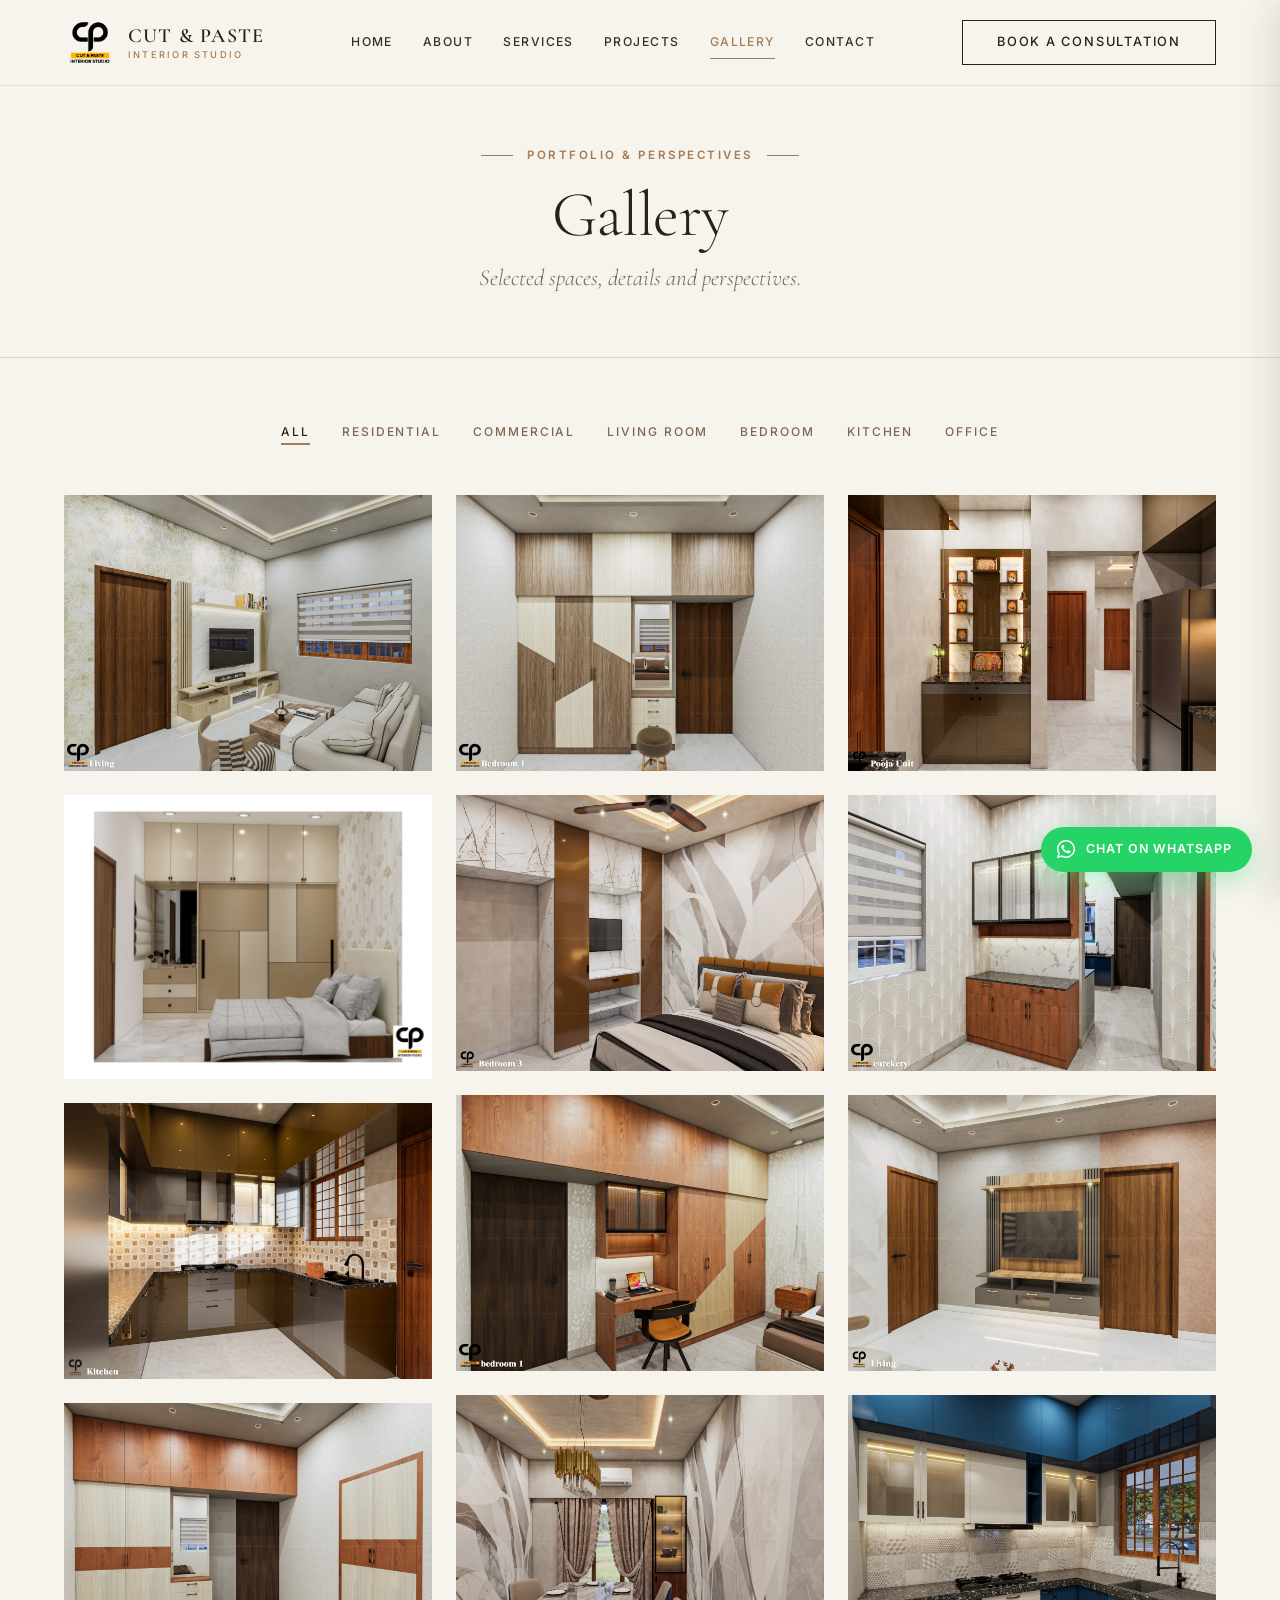
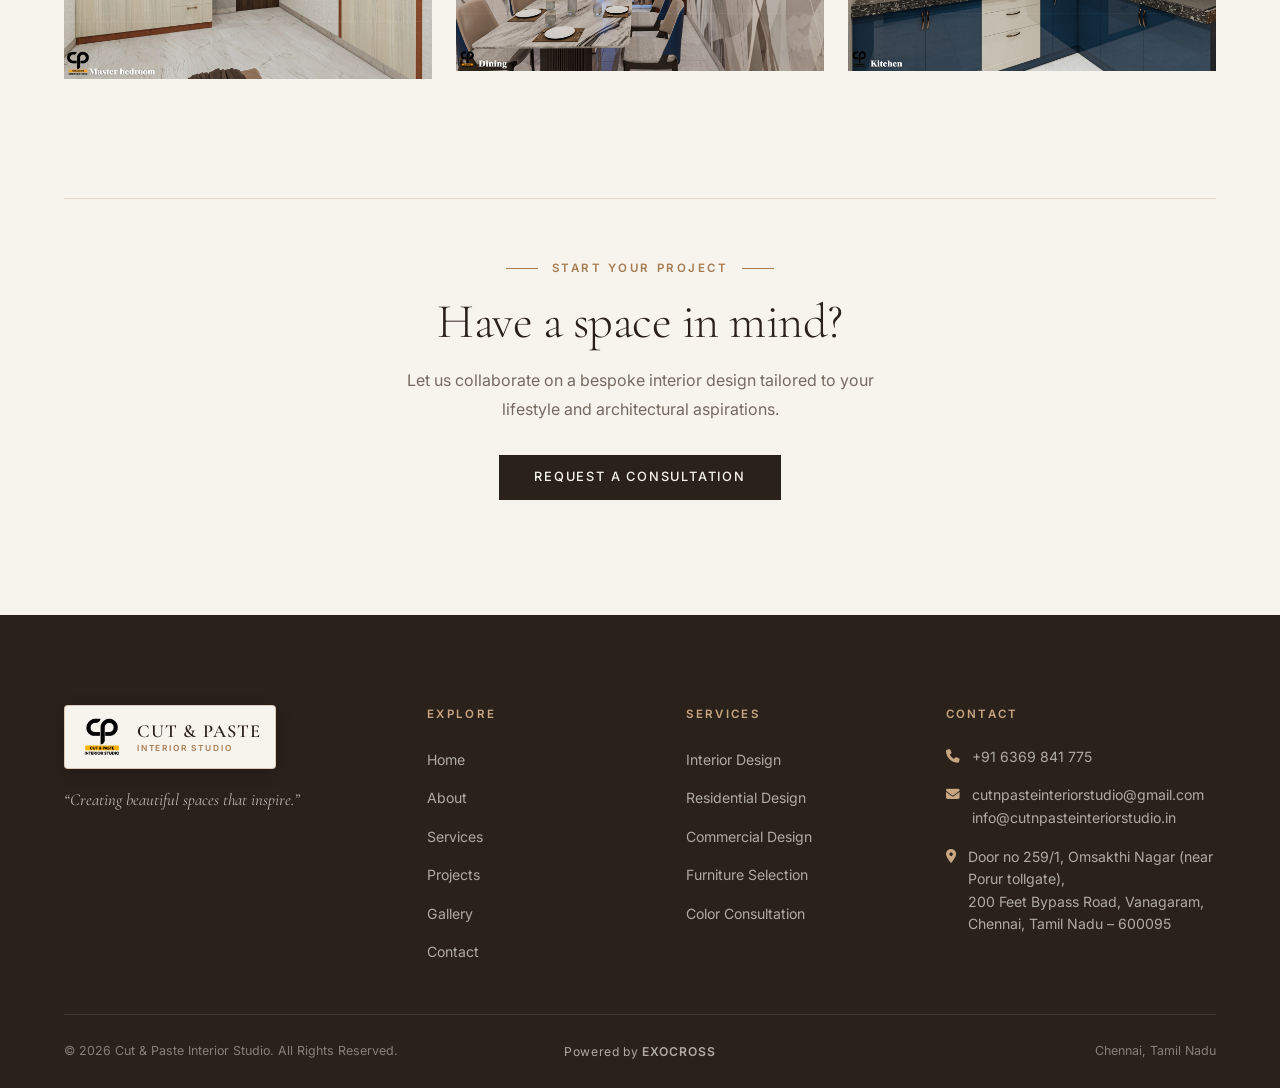
<file: GalleryPage.html>
<!DOCTYPE html>
<html lang="en">
<head>
  <meta charset="UTF-8">
  <meta name="viewport" content="width=device-width, initial-scale=1.0">

  <!-- Google Tag Manager -->
  <script>(function(w,d,s,l,i){w[l]=w[l]||[];w[l].push({'gtm.start':
  new Date().getTime(),event:'gtm.js'});var f=d.getElementsByTagName(s)[0],
  j=d.createElement(s),dl=l!='dataLayer'?'&l='+l:'';j.async=true;j.src=
  'https://www.googletagmanager.com/gtm.js?id='+i+dl;f.parentNode.insertBefore(j,f);
  })(window,document,'script','dataLayer','GTM-TVQS4QZW');</script>
  <!-- End Google Tag Manager -->

  <!-- Primary SEO -->
  <title>Cut &amp; Paste Interior Studio | Interior Design Gallery</title>
  <meta name="description" content="Browse our curated gallery of residential and commercial interior design projects — living rooms, bedrooms, kitchens and corporate office spaces in Tamil Nadu.">
  <link rel="canonical" href="https://cutnpasteinteriorstudio.in/GalleryPage.html">

  <!-- Open Graph -->
  <meta property="og:type" content="website">
  <meta property="og:url" content="https://cutnpasteinteriorstudio.in/GalleryPage.html">
  <meta property="og:title" content="Cut &amp; Paste Interior Studio | Interior Design Gallery">
  <meta property="og:description" content="Browse curated residential and commercial interior design concepts by Cut &amp; Paste Interior Studio.">
  <meta property="og:image" content="https://cutnpasteinteriorstudio.in/images/Gallery/WhatsApp%20Image%202026-09-23%20at%2012.30.53%20PM.jpeg">

  <!-- Favicon -->
  <link rel="icon" href="data:image/svg+xml,<svg xmlns='http://www.w3.org/2000/svg' viewBox='0 0 100 100'><rect width='100' height='100' rx='4' fill='%232A211B'/><text y='.78em' font-size='68' x='18' font-family='Georgia,serif' fill='%23A47B52'>C</text></svg>">

  <!-- Google Fonts -->
  <link rel="preconnect" href="https://fonts.googleapis.com">
  <link rel="preconnect" href="https://fonts.gstatic.com" crossorigin>
  <link href="https://fonts.googleapis.com/css2?family=Cormorant+Garamond:ital,wght@0,300;0,400;0,500;0,600;1,300;1,400&family=Inter:wght@300;400;500;600&display=swap" rel="stylesheet">

  <!-- Font Awesome -->
  <link rel="stylesheet" href="https://cdnjs.cloudflare.com/ajax/libs/font-awesome/6.5.1/css/all.min.css" crossorigin="anonymous">

  <!-- Stylesheet -->
  <link rel="stylesheet" href="css/style.css">
</head>
<body>
  <!-- Google Tag Manager (noscript) -->
  <noscript><iframe src="https://www.googletagmanager.com/ns.html?id=GTM-TVQS4QZW"
  height="0" width="0" style="display:none;visibility:hidden"></iframe></noscript>
  <!-- End Google Tag Manager (noscript) -->

  <!-- ════════════════════════════════════
       ACCESSIBLE MOBILE MENU DRAWER
  ════════════════════════════════════ -->
  <div id="mobile-menu" class="mobile-menu" role="dialog" aria-modal="true" aria-label="Main Navigation Menu">
    <div class="mobile-menu-header">
      <a href="index.html" class="mobile-menu-brand" aria-label="Cut &amp; Paste Interior Studio Home">
        <img class="mobile-menu-logo" src="images/logo.png" alt="Cut &amp; Paste Interior Studio" width="44" height="44">
        <div class="brand-text">
          <span class="brand-name">CUT &amp; PASTE</span>
          <span class="brand-subtitle">Interior Studio</span>
        </div>
      </a>
      <button class="mobile-menu-close" id="mobile-menu-close" aria-label="Close navigation menu">
        <i class="fas fa-times" aria-hidden="true"></i>
      </button>
    </div>
    <nav aria-label="Mobile site navigation">
      <ul class="mobile-nav-list">
        <li><a href="index.html" class="mobile-nav-link">Home</a></li>
        <li><a href="index.html#about" class="mobile-nav-link">About</a></li>
        <li><a href="index.html#services" class="mobile-nav-link">Services</a></li>
        <li><a href="index.html#projects" class="mobile-nav-link">Projects</a></li>
        <li><a href="GalleryPage.html" class="mobile-nav-link is-active">Gallery</a></li>
        <li><a href="index.html#contact" class="mobile-nav-link">Contact</a></li>
      </ul>
    </nav>
    <div class="mobile-menu-footer">
      <a href="index.html#contact" class="btn btn-primary" style="width: 100%;">Book a Consultation</a>
      <div class="mobile-menu-contact">
        <span>Direct Contact</span>
        <a href="tel:+916369841775">+91 6369 841 775</a>
        <a href="mailto:cutnpasteinteriorstudio@gmail.com">cutnpasteinteriorstudio@gmail.com</a>
      </div>
    </div>
  </div>

  <!-- ════════════════════════════════════
       HEADER NAVIGATION
  ════════════════════════════════════ -->
  <header id="site-header" class="site-header is-transparent">
    <div class="container header-inner">

      <a href="index.html" class="header-brand" aria-label="Cut &amp; Paste Interior Studio Home">
        <img class="brand-logo" src="images/logo.png" alt="Cut &amp; Paste Interior Studio" width="52" height="52">
        <div class="brand-text">
          <span class="brand-name">CUT &amp; PASTE</span>
          <span class="brand-subtitle">Interior Studio</span>
        </div>
      </a>

      <nav class="header-nav" aria-label="Primary navigation">
        <ul class="nav-list">
          <li><a href="index.html" class="nav-link">Home</a></li>
          <li><a href="index.html#about" class="nav-link">About</a></li>
          <li><a href="index.html#services" class="nav-link">Services</a></li>
          <li><a href="index.html#projects" class="nav-link">Projects</a></li>
          <li><a href="GalleryPage.html" class="nav-link is-active">Gallery</a></li>
          <li><a href="index.html#contact" class="nav-link">Contact</a></li>
        </ul>
      </nav>

      <a href="index.html#contact" class="btn btn-outline header-action">Book a Consultation</a>

      <button class="hamburger" id="hamburger" aria-label="Toggle navigation menu" aria-expanded="false">
        <span></span>
        <span></span>
        <span></span>
      </button>

    </div>
  </header>

  <!-- ════════════════════════════════════
       LIGHTBOX MODAL (DEEP ESPRESSO)
  ════════════════════════════════════ -->
  <div id="lightbox-modal" class="lightbox-modal" role="dialog" aria-modal="true" aria-label="Fullscreen Image Viewer">
    <button id="lightbox-close" class="lightbox-btn lightbox-close" aria-label="Close image viewer">
      <i class="fas fa-times" aria-hidden="true"></i>
    </button>
    <button id="lightbox-prev" class="lightbox-btn lightbox-prev" aria-label="Previous image">
      <i class="fas fa-chevron-left" aria-hidden="true"></i>
    </button>
    <button id="lightbox-next" class="lightbox-btn lightbox-next" aria-label="Next image">
      <i class="fas fa-chevron-right" aria-hidden="true"></i>
    </button>

    <div class="lightbox-img-wrap">
      <img id="lightbox-image" class="lightbox-image" src="data:image/svg+xml,%3Csvg xmlns='http://www.w3.org/2000/svg'/%3E" alt="Expanded interior project view">
    </div>

    <div id="lightbox-counter" class="lightbox-counter" aria-live="polite"></div>
  </div>

  <main>

    <!-- ════════════════════════════════════
         GALLERY PAGE HERO
    ════════════════════════════════════ -->
    <section class="gallery-page-hero" aria-label="Gallery Header">
      <div class="container">
        <div class="section-label centered" style="margin-bottom: 16px;">
          <span class="t-eyebrow">Portfolio &amp; Perspectives</span>
        </div>
        <h1 class="t-display" style="font-size: clamp(2.6rem, 5vw, 4.2rem);">Gallery</h1>
        <p class="t-subheading" style="margin-top: 12px;">Selected spaces, details and perspectives.</p>
      </div>
    </section>

    <!-- ════════════════════════════════════
         GALLERY GRID & FILTER SECTION
    ════════════════════════════════════ -->
    <section class="gallery-page-body" aria-label="Interactive Gallery">
      <div class="container">

        <!-- Editorial Filter Navigation -->
        <nav class="gallery-filter-bar" aria-label="Filter gallery items">
          <button class="gallery-filter-link is-active" data-filter="all">All</button>
          <button class="gallery-filter-link" data-filter="residential">Residential</button>
          <button class="gallery-filter-link" data-filter="commercial">Commercial</button>
          <button class="gallery-filter-link" data-filter="living-room">Living Room</button>
          <button class="gallery-filter-link" data-filter="bedroom">Bedroom</button>
          <button class="gallery-filter-link" data-filter="kitchen">Kitchen</button>
          <button class="gallery-filter-link" data-filter="office">Office</button>
        </nav>

        <!-- Responsive Masonry Grid -->
        <div class="gallery-masonry-grid" id="gallery-masonry">

          <!-- 01: Living Room -->
          <div class="gallery-masonry-card" data-category="residential living-room" data-full="images/Gallery/WhatsApp%20Image%202026-09-23%20at%2012.30.56%20PM.jpeg">
            <img src="images/Gallery/WhatsApp%20Image%202026-09-23%20at%2012.30.56%20PM.jpeg" alt="Architectural living room with fluted wall paneling and custom entertainment console" width="1440" height="1080" loading="lazy">
            <div class="gallery-card-hover-overlay">
              <span class="gallery-card-category">Living Room &bull; Residential</span>
              <h3 class="gallery-card-title">Grand Living Salon &amp; Fluted Paneling</h3>
            </div>
          </div>

          <!-- 02: Bedroom -->
          <div class="gallery-masonry-card" data-category="residential bedroom" data-full="images/Gallery/WhatsApp%20Image%202026-09-23%20at%2012.30.23%20PM.jpeg">
            <img src="images/Gallery/WhatsApp%20Image%202026-09-23%20at%2012.30.23%20PM.jpeg" alt="Modern master bedroom suite featuring integrated wooden slat headboard and warm accent cove lighting" width="1584" height="1224" loading="lazy">
            <div class="gallery-card-hover-overlay">
              <span class="gallery-card-category">Bedroom &bull; Residential</span>
              <h3 class="gallery-card-title">Warm Slat Headboard Master Suite</h3>
            </div>
          </div>

          <!-- 03: Kitchen -->
          <div class="gallery-masonry-card" data-category="residential kitchen" data-full="images/Gallery/WhatsApp%20Image%202026-09-23%20at%2012.31.11%20PM.jpeg">
            <img src="images/Gallery/WhatsApp%20Image%202026-09-23%20at%2012.31.11%20PM.jpeg" alt="High-gloss contemporary modular kitchen layout with built-in pantry units" width="1440" height="1080" loading="lazy">
            <div class="gallery-card-hover-overlay">
              <span class="gallery-card-category">Kitchen &bull; Residential</span>
              <h3 class="gallery-card-title">Gloss L-Shaped Modular Kitchen</h3>
            </div>
          </div>

          <!-- 04: Commercial Office -->
          <div class="gallery-masonry-card" data-category="commercial office" data-full="images/Gallery/WhatsApp%20Image%202026-09-23%20at%2012.30.50%20PM.jpeg">
            <img src="images/Gallery/WhatsApp%20Image%202026-09-23%20at%2012.30.50%20PM.jpeg" alt="Modern executive consultation suite with bespoke display and workstation layout" width="1440" height="1080" loading="lazy">
            <div class="gallery-card-hover-overlay">
              <span class="gallery-card-category">Commercial &bull; Office</span>
              <h3 class="gallery-card-title">Executive Suite &amp; Consultation Zone</h3>
            </div>
          </div>

          <!-- 05: Living Room -->
          <div class="gallery-masonry-card" data-category="residential living-room" data-full="images/Gallery/WhatsApp%20Image%202026-09-23%20at%2012.30.55%20PM%20(1).jpeg">
            <img src="images/Gallery/WhatsApp%20Image%202026-09-23%20at%2012.30.55%20PM%20(1).jpeg" alt="Bespoke living room entertainment console with marble cladding and ambient illumination" width="1440" height="1080" loading="lazy">
            <div class="gallery-card-hover-overlay">
              <span class="gallery-card-category">Living Room &bull; Residential</span>
              <h3 class="gallery-card-title">Marble &amp; Wood Media Lounge</h3>
            </div>
          </div>

          <!-- 06: Bedroom -->
          <div class="gallery-masonry-card" data-category="residential bedroom" data-full="images/Gallery/WhatsApp%20Image%202026-09-23%20at%2012.31.10%20PM.jpeg">
            <img src="images/Gallery/WhatsApp%20Image%202026-09-23%20at%2012.31.10%20PM.jpeg" alt="Refined bedroom interior with integrated dressing unit and layered ceiling profile" width="1440" height="1080" loading="lazy">
            <div class="gallery-card-hover-overlay">
              <span class="gallery-card-category">Bedroom &bull; Residential</span>
              <h3 class="gallery-card-title">Contemporary Bedroom &amp; Dressing Suite</h3>
            </div>
          </div>

          <!-- 07: Office -->
          <div class="gallery-masonry-card" data-category="commercial office" data-full="images/Gallery/WhatsApp%20Image%202026-09-23%20at%2012.30.51%20PM%20(1).jpeg">
            <img src="images/Gallery/WhatsApp%20Image%202026-09-23%20at%2012.30.51%20PM%20(1).jpeg" alt="Bespoke commercial office partition wall with integrated display shelving" width="1440" height="1080" loading="lazy">
            <div class="gallery-card-hover-overlay">
              <span class="gallery-card-category">Office &bull; Commercial</span>
              <h3 class="gallery-card-title">Bespoke Study &amp; Display Partition</h3>
            </div>
          </div>

          <!-- 08: Residential Interior -->
          <div class="gallery-masonry-card" data-category="residential" data-full="images/Gallery/WhatsApp%20Image%202026-09-23%20at%2012.31.06%20PM.jpeg">
            <img src="images/Gallery/WhatsApp%20Image%202026-09-23%20at%2012.31.06%20PM.jpeg" alt="Architectural dining space with marble table, fluted feature wall, and statement chandelier" width="1440" height="1080" loading="lazy">
            <div class="gallery-card-hover-overlay">
              <span class="gallery-card-category">Dining &bull; Residential</span>
              <h3 class="gallery-card-title">Architectural Dining Pavilion</h3>
            </div>
          </div>

          <!-- 09: Kitchen -->
          <div class="gallery-masonry-card" data-category="residential kitchen" data-full="images/Gallery/WhatsApp%20Image%202026-09-23%20at%2012.31.11%20PM%20(1).jpeg">
            <img src="images/Gallery/WhatsApp%20Image%202026-09-23%20at%2012.31.11%20PM%20(1).jpeg" alt="Dual-tone modular kitchen with ergonomic upper lofts and glass profile cabinets" width="1440" height="1080" loading="lazy">
            <div class="gallery-card-hover-overlay">
              <span class="gallery-card-category">Kitchen &bull; Residential</span>
              <h3 class="gallery-card-title">Dual-Tone Modular Culinary Studio</h3>
            </div>
          </div>

          <!-- 10: Living Room -->
          <div class="gallery-masonry-card" data-category="residential living-room" data-full="images/Gallery/WhatsApp%20Image%202026-09-23%20at%2012.30.52%20PM%20(1).jpeg">
            <img src="images/Gallery/WhatsApp%20Image%202026-09-23%20at%2012.30.52%20PM%20(1).jpeg" alt="Contemporary living room salon with textured wall art and cove lighting" width="1440" height="1080" loading="lazy">
            <div class="gallery-card-hover-overlay">
              <span class="gallery-card-category">Living Room &bull; Residential</span>
              <h3 class="gallery-card-title">Modern Accent Living Room</h3>
            </div>
          </div>

          <!-- 11: Bedroom -->
          <div class="gallery-masonry-card" data-category="residential bedroom" data-full="images/Gallery/WhatsApp%20Image%202026-09-23%20at%2012.32.21%20PM.jpeg">
            <img src="images/Gallery/WhatsApp%20Image%202026-09-23%20at%2012.32.21%20PM.jpeg" alt="Guest bedroom with custom fitted wardrobe joinery and neutral palette" width="1440" height="1080" loading="lazy">
            <div class="gallery-card-hover-overlay">
              <span class="gallery-card-category">Bedroom &bull; Residential</span>
              <h3 class="gallery-card-title">Modern Guest Suite &amp; Millwork</h3>
            </div>
          </div>

          <!-- 12: Pooja Mandir -->
          <div class="gallery-masonry-card" data-category="residential" data-full="images/Gallery/WhatsApp%20Image%202026-09-23%20at%2012.32.53%20PM.jpeg">
            <img src="images/Gallery/WhatsApp%20Image%202026-09-23%20at%2012.32.53%20PM.jpeg" alt="Traditional pooja mandir sanctuary handcrafted with teak wood and warm backlighting" width="1440" height="1080" loading="lazy">
            <div class="gallery-card-hover-overlay">
              <span class="gallery-card-category">Pooja &bull; Residential</span>
              <h3 class="gallery-card-title">Traditional Teak Pooja Mandir</h3>
            </div>
          </div>

        </div>

        <!-- Consultation Banner -->
        <div style="text-align: center; margin-top: clamp(60px, 8vw, 100px); padding-top: 60px; border-top: 1px solid var(--color-border);">
          <div class="section-label centered" style="margin-bottom: 16px;">
            <span class="t-eyebrow">Start Your Project</span>
          </div>
          <h2 class="t-heading" style="margin-bottom: 16px;">Have a space in mind?</h2>
          <p class="t-body" style="max-width: 520px; margin-inline: auto; margin-bottom: 32px;">
            Let us collaborate on a bespoke interior design tailored to your lifestyle and architectural aspirations.
          </p>
          <a href="index.html#contact" class="btn btn-primary">Request a Consultation</a>
        </div>

      </div>
    </section>

  </main>

  <!-- Floating WhatsApp -->
  <a href="https://wa.me/916369841775" class="floating-whatsapp" target="_blank" rel="noopener noreferrer" aria-label="Chat directly on WhatsApp with Cut &amp; Paste Interior Studio">
    <i class="fab fa-whatsapp" aria-hidden="true"></i>
    <span>Chat on WhatsApp</span>
  </a>

  <!-- ════════════════════════════════════
       FOOTER
  ════════════════════════════════════ -->
  <footer class="site-footer" aria-label="Site Footer">
    <div class="container">

      <div class="footer-grid">
        <div class="footer-brand">
          <a href="index.html" class="footer-brand-badge" aria-label="Cut &amp; Paste Interior Studio Home">
            <img class="footer-logo" src="images/logo.png" alt="Cut &amp; Paste Interior Studio" width="46" height="46">
            <div class="footer-brand-text">
              <span class="footer-brand-name">CUT &amp; PASTE</span>
              <span class="footer-brand-subtitle">Interior Studio</span>
            </div>
          </a>
          <p class="footer-tagline">&ldquo;Creating beautiful spaces that inspire.&rdquo;</p>
        </div>

        <div class="footer-col">
          <p class="footer-col-title">Explore</p>
          <ul class="footer-links-list">
            <li><a href="index.html" class="footer-link">Home</a></li>
            <li><a href="index.html#about" class="footer-link">About</a></li>
            <li><a href="index.html#services" class="footer-link">Services</a></li>
            <li><a href="index.html#projects" class="footer-link">Projects</a></li>
            <li><a href="GalleryPage.html" class="footer-link">Gallery</a></li>
            <li><a href="index.html#contact" class="footer-link">Contact</a></li>
          </ul>
        </div>

        <div>
          <p class="footer-col-title">Services</p>
          <ul class="footer-links-list">
            <li><a href="index.html#services" class="footer-link">Interior Design</a></li>
            <li><a href="index.html#services" class="footer-link">Residential Design</a></li>
            <li><a href="index.html#services" class="footer-link">Commercial Design</a></li>
            <li><a href="index.html#services" class="footer-link">Furniture Selection</a></li>
            <li><a href="index.html#services" class="footer-link">Color Consultation</a></li>
          </ul>
        </div>

        <div>
          <p class="footer-col-title">Contact</p>
          <div class="footer-contact-item">
            <i class="fas fa-phone" aria-hidden="true"></i>
            <div><a href="tel:+916369841775">+91 6369 841 775</a></div>
          </div>
          <div class="footer-contact-item">
            <i class="fas fa-envelope" aria-hidden="true"></i>
            <div>
              <a href="mailto:cutnpasteinteriorstudio@gmail.com">cutnpasteinteriorstudio@gmail.com</a><br>
              <a href="mailto:info@cutnpasteinteriorstudio.in">info@cutnpasteinteriorstudio.in</a>
            </div>
          </div>
          <div class="footer-contact-item">
            <i class="fas fa-location-dot" aria-hidden="true"></i>
            <div>
              <a href="https://maps.app.goo.gl/Nd2aPHYncYekm1u37?g_st=awb" target="_blank" rel="noopener noreferrer"
                aria-label="View Cut &amp; Paste Interior Studio on Google Maps">
                Door no 259/1, Omsakthi Nagar (near Porur tollgate),<br>
                200 Feet Bypass Road, Vanagaram,<br>
                Chennai, Tamil Nadu &ndash; 600095
              </a>
            </div>
          </div>
        </div>
      </div>

      <div class="footer-bottom">
        <p>&copy; 2026 Cut &amp; Paste Interior Studio. All Rights Reserved.</p>
        <p class="footer-powered">Powered by <a href="https://www.exocross.com" target="_blank" rel="noopener noreferrer">EXOCROSS</a></p>
        <p>Chennai, Tamil Nadu</p>
      </div>

    </div>
  </footer>

  <script src="js/main.js" defer></script>
</body>
</html>
</file>
<file: css/style.css>
/* ==========================================================================
   CUT & PASTE INTERIOR STUDIO
   Premium Light-Theme Architectural Editorial Design System
   ========================================================================== */

/* ─── 1. DESIGN TOKENS & CSS VARIABLES ─── */
:root {
  /* Warm Architectural Editorial Palette */
  --color-bg:           #F7F4EE;  /* Warm Ivory main background */
  --color-bg-soft:      #EFE9DF;  /* Soft Beige surface/secondary sections */
  --color-white:        #FFFFFF;  /* Pure White for cards/fields */
  --color-brown-900:    #2A211B;  /* Deep Espresso for contrast sections & footer */
  --color-brown-800:    #3A2D24;  /* Dark Espresso text/headings */
  --color-brown-700:    #554238;  /* Sub-headings */
  --color-brown-500:    #806653;  /* Muted accents / borders */
  --color-bronze:       #A47B52;  /* Muted Bronze primary accent */
  --color-bronze-light: #C7A681;  /* Soft Bronze highlight */
  --color-text:         #332A24;  /* Primary body text */
  --color-text-muted:   #756A61;  /* Muted editorial copy */
  --color-border:       #DED6CB;  /* Subtle architectural dividers */
  --color-border-light: #ECE5DA;  /* Very soft surface border */
  --color-overlay-dark: rgba(42, 33, 27, 0.45);

  /* Typography */
  --font-serif: 'Cormorant Garamond', Georgia, 'Times New Roman', serif;
  --font-sans:  'Inter', -apple-system, BlinkMacSystemFont, 'Segoe UI', Roboto, Helvetica, Arial, sans-serif;

  /* Layout Spacing */
  --section-py:    clamp(80px, 9vw, 130px);
  --section-py-sm: clamp(60px, 6vw, 90px);
  --container-max: 1320px;
  --container-pad: clamp(20px, 5vw, 64px);
  --header-h:      86px;

  /* Transitions & Animation */
  --ease:          cubic-bezier(0.25, 1, 0.5, 1);
  --transition-sm: 0.25s var(--ease);
  --transition:    0.45s var(--ease);
  --transition-lg: 0.75s var(--ease);
}

/* ─── 2. RESET & BASE ELEMENTS ─── */
*,
*::before,
*::after {
  box-sizing: border-box;
  margin: 0;
  padding: 0;
}

html {
  scroll-behavior: smooth;
  font-size: 16px;
  -webkit-text-size-adjust: 100%;
  background-color: var(--color-bg);
}

body {
  font-family: var(--font-sans);
  font-weight: 400;
  color: var(--color-text);
  background-color: var(--color-bg);
  line-height: 1.65;
  overflow-x: hidden;
  -webkit-font-smoothing: antialiased;
  -moz-osx-font-smoothing: grayscale;
}

section[id] {
  scroll-margin-top: calc(var(--header-h) + 20px);
}

img {
  display: block;
  max-width: 100%;
  height: auto;
  object-fit: cover;
}

a {
  color: inherit;
  text-decoration: none;
  transition: color var(--transition-sm), opacity var(--transition-sm);
}

ul, ol {
  list-style: none;
}

button {
  border: none;
  background: none;
  font-family: inherit;
  cursor: pointer;
}

input, select, textarea {
  font-family: inherit;
  color: inherit;
}

/* ─── 3. UTILITY CLASSES & CONTAINERS ─── */
.container {
  width: 100%;
  max-width: var(--container-max);
  margin-inline: auto;
  padding-inline: var(--container-pad);
}

.visually-hidden {
  position: absolute;
  width: 1px;
  height: 1px;
  padding: 0;
  margin: -1px;
  overflow: hidden;
  clip: rect(0, 0, 0, 0);
  white-space: nowrap;
  border: 0;
}

/* Section Labels / Eyebrows */
.section-label {
  display: flex;
  align-items: center;
  gap: 14px;
  margin-bottom: 20px;
}

.section-label::before {
  content: '';
  display: block;
  width: 32px;
  height: 1px;
  background-color: var(--color-bronze);
  flex-shrink: 0;
}

.section-label.centered {
  justify-content: center;
}

.section-label.centered::after {
  content: '';
  display: block;
  width: 32px;
  height: 1px;
  background-color: var(--color-bronze);
  flex-shrink: 0;
}

.t-eyebrow {
  font-family: var(--font-sans);
  font-size: 0.72rem;
  font-weight: 600;
  letter-spacing: 0.22em;
  text-transform: uppercase;
  color: var(--color-bronze);
}

.t-eyebrow-light {
  color: var(--color-bronze-light);
}

/* ─── 4. TYPOGRAPHY SYSTEM ─── */
.t-display {
  font-family: var(--font-serif);
  font-size: clamp(2.8rem, 6.2vw, 5.8rem);
  font-weight: 300;
  line-height: 1.05;
  color: var(--color-brown-900);
  letter-spacing: -0.01em;
}

.t-heading {
  font-family: var(--font-serif);
  font-size: clamp(2rem, 3.8vw, 3.5rem);
  font-weight: 300;
  line-height: 1.15;
  color: var(--color-brown-900);
  letter-spacing: -0.01em;
}

.t-subheading {
  font-family: var(--font-serif);
  font-size: clamp(1.15rem, 1.8vw, 1.45rem);
  font-weight: 300;
  font-style: italic;
  color: var(--color-text-muted);
  line-height: 1.6;
}

.t-body {
  font-family: var(--font-sans);
  font-size: 1rem;
  line-height: 1.8;
  color: var(--color-text-muted);
  font-weight: 400;
}

.t-body-lg {
  font-family: var(--font-sans);
  font-size: 1.1rem;
  line-height: 1.85;
  color: var(--color-text-muted);
}

.t-meta {
  font-family: var(--font-sans);
  font-size: 0.75rem;
  font-weight: 500;
  letter-spacing: 0.15em;
  text-transform: uppercase;
  color: var(--color-brown-500);
}

/* ─── 5. EDITORIAL BUTTONS & CTAs ─── */
.btn {
  display: inline-flex;
  align-items: center;
  justify-content: center;
  gap: 12px;
  padding: 15px 34px;
  font-family: var(--font-sans);
  font-size: 0.8rem;
  font-weight: 500;
  letter-spacing: 0.14em;
  text-transform: uppercase;
  border-radius: 0px;
  transition: var(--transition-sm);
  cursor: pointer;
  text-decoration: none;
  white-space: nowrap;
  line-height: 1;
}

.btn-primary,
.btn-dark {
  background-color: var(--color-brown-900);
  color: var(--color-bg);
  border: 1px solid var(--color-brown-900);
}
.btn-primary:hover,
.btn-dark:hover {
  background-color: var(--color-brown-700);
  border-color: var(--color-brown-700);
  color: #fff;
  transform: translateY(-2px);
}

.btn-outline {
  background-color: transparent;
  color: var(--color-brown-900);
  border: 1px solid var(--color-brown-900);
}
.btn-outline:hover {
  background-color: var(--color-brown-900);
  color: var(--color-bg);
  transform: translateY(-2px);
}

.btn-outline-light {
  background-color: transparent;
  color: var(--color-bg);
  border: 1px solid rgba(247, 244, 238, 0.45);
}
.btn-outline-light:hover {
  background-color: var(--color-bg);
  color: var(--color-brown-900);
  border-color: var(--color-bg);
  transform: translateY(-2px);
}

.btn-bronze {
  background-color: var(--color-bronze);
  color: #fff;
  border: 1px solid var(--color-bronze);
}
.btn-bronze:hover {
  background-color: #8c6742;
  border-color: #8c6742;
  color: #fff;
  transform: translateY(-2px);
}

.btn-link-editorial {
  display: inline-flex;
  align-items: center;
  gap: 10px;
  font-family: var(--font-sans);
  font-size: 0.78rem;
  font-weight: 600;
  letter-spacing: 0.16em;
  text-transform: uppercase;
  color: var(--color-brown-900);
  padding-bottom: 4px;
  border-bottom: 1px solid var(--color-bronze);
  transition: gap var(--transition-sm), color var(--transition-sm), border-color var(--transition-sm);
}
.btn-link-editorial:hover {
  color: var(--color-bronze);
  border-color: var(--color-brown-900);
  gap: 16px;
}

/* ─── 6. HEADER & NAVIGATION ─── */
.site-header {
  position: fixed;
  top: 0;
  left: 0;
  right: 0;
  z-index: 1000;
  height: var(--header-h);
  transition: background-color var(--transition), border-color var(--transition), height var(--transition), box-shadow var(--transition), padding var(--transition);
  border-bottom: 1px solid transparent;
}

.site-header.is-transparent {
  background-color: rgba(247, 244, 238, 0.92);
  backdrop-filter: blur(12px);
  -webkit-backdrop-filter: blur(12px);
  border-bottom-color: rgba(222, 214, 203, 0.6);
}

.site-header.is-scrolled {
  background-color: rgba(247, 244, 238, 0.98);
  backdrop-filter: blur(16px);
  -webkit-backdrop-filter: blur(16px);
  height: 74px;
  border-bottom-color: var(--color-border);
  box-shadow: 0 4px 20px rgba(42, 33, 27, 0.05);
}

.header-inner {
  display: flex;
  align-items: center;
  justify-content: space-between;
  height: 100%;
  gap: 24px;
}

/* Brand Logo */
.header-brand {
  display: flex;
  align-items: center;
  gap: 12px;
  text-decoration: none;
  flex-shrink: 0;
  transition: opacity var(--transition-sm), transform var(--transition-sm);
}

.header-brand:hover {
  opacity: 0.9;
}

.brand-logo {
  height: 52px;
  width: auto;
  max-width: 100%;
  aspect-ratio: 1 / 1;
  object-fit: contain;
  transition: height var(--transition), transform var(--transition);
  display: block;
}

.site-header.is-scrolled .brand-logo {
  height: 46px;
}

.brand-text {
  display: flex;
  flex-direction: column;
  line-height: 1.1;
}

.brand-name {
  font-family: var(--font-serif);
  font-size: 1.25rem;
  font-weight: 600;
  letter-spacing: 0.06em;
  color: var(--color-brown-900);
  white-space: nowrap;
  transition: font-size var(--transition);
}

.brand-subtitle {
  font-family: var(--font-sans);
  font-size: 0.58rem;
  font-weight: 500;
  letter-spacing: 0.24em;
  text-transform: uppercase;
  color: var(--color-bronze);
  margin-top: 3px;
  white-space: nowrap;
}

/* Desktop Nav */
.header-nav {
  display: flex;
  align-items: center;
}

.nav-list {
  display: flex;
  align-items: center;
  gap: 6px;
}

.nav-link {
  display: block;
  font-family: var(--font-sans);
  font-size: 0.76rem;
  font-weight: 500;
  letter-spacing: 0.12em;
  text-transform: uppercase;
  color: var(--color-brown-800);
  padding: 8px 12px;
  position: relative;
  transition: color var(--transition-sm);
  white-space: nowrap;
}

.nav-link::after {
  content: '';
  position: absolute;
  bottom: 2px;
  left: 12px;
  right: 12px;
  height: 1px;
  background-color: var(--color-bronze);
  transform: scaleX(0);
  transform-origin: center;
  transition: transform var(--transition-sm);
}

.nav-link:hover,
.nav-link.is-active {
  color: var(--color-bronze);
}

.nav-link:hover::after,
.nav-link.is-active::after {
  transform: scaleX(1);
}

.header-action {
  flex-shrink: 0;
  display: none;
}
@media (min-width: 1024px) {
  .header-action { display: inline-flex; }
}

@media (min-width: 1024px) and (max-width: 1199px) {
  :root {
    --header-h: 78px;
  }
  .site-header.is-scrolled {
    height: 68px;
  }
  .brand-logo {
    height: 46px;
  }
  .site-header.is-scrolled .brand-logo {
    height: 42px;
  }
  .brand-name {
    font-size: 1.12rem;
  }
  .brand-subtitle {
    font-size: 0.52rem;
    letter-spacing: 0.2em;
  }
  .header-inner {
    gap: 16px;
  }
  .nav-list {
    gap: 2px;
  }
  .nav-link {
    font-size: 0.72rem;
    padding: 6px 9px;
    letter-spacing: 0.08em;
  }
  .header-action {
    padding: 11px 18px;
    font-size: 0.72rem;
    letter-spacing: 0.1em;
  }
}

/* Hamburger */
.hamburger {
  display: none;
  flex-direction: column;
  justify-content: center;
  align-items: flex-end;
  width: 44px;
  height: 44px;
  min-width: 44px;
  min-height: 44px;
  gap: 6px;
  cursor: pointer;
  z-index: 1001;
  padding: 8px;
}

.hamburger span {
  display: block;
  height: 1.5px;
  background-color: var(--color-brown-900);
  transition: var(--transition);
  transform-origin: center;
}
.hamburger span:nth-child(1) { width: 26px; }
.hamburger span:nth-child(2) { width: 18px; }
.hamburger span:nth-child(3) { width: 26px; }

.hamburger.is-open span:nth-child(1) {
  transform: translateY(7.5px) rotate(45deg);
}
.hamburger.is-open span:nth-child(2) {
  opacity: 0;
  transform: scaleX(0);
}
.hamburger.is-open span:nth-child(3) {
  width: 26px;
  transform: translateY(-7.5px) rotate(-45deg);
}

/* ─── 7. MOBILE MENU DRAWER ─── */
.mobile-menu {
  position: fixed;
  inset: 0;
  background-color: var(--color-bg);
  z-index: 1050;
  display: flex;
  flex-direction: column;
  justify-content: flex-start;
  padding: 20px var(--container-pad) 28px;
  transform: translateX(100%);
  transition: transform 0.45s var(--ease);
  overflow-y: auto;
  -webkit-overflow-scrolling: touch;
  box-shadow: -10px 0 30px rgba(42, 33, 27, 0.1);
}

.mobile-menu.is-open {
  transform: translateX(0);
}

.mobile-menu-header {
  display: flex;
  align-items: center;
  justify-content: space-between;
  padding-bottom: 16px;
  border-bottom: 1px solid var(--color-border);
  flex-shrink: 0;
}

.mobile-menu-brand {
  display: flex;
  align-items: center;
  gap: 12px;
  text-decoration: none;
}

.mobile-menu-logo {
  height: 44px;
  width: auto;
  aspect-ratio: 1 / 1;
  object-fit: contain;
  display: block;
}

.mobile-menu-close {
  width: 44px;
  height: 44px;
  min-width: 44px;
  min-height: 44px;
  display: flex;
  align-items: center;
  justify-content: center;
  font-size: 1.15rem;
  color: var(--color-brown-900);
  background: transparent;
  border: 1px solid var(--color-border);
  border-radius: 50%;
  cursor: pointer;
  transition: background-color var(--transition-sm), color var(--transition-sm), transform var(--transition-sm);
}

.mobile-menu-close:hover {
  background-color: var(--color-brown-900);
  color: #fff;
  transform: rotate(90deg);
}

.mobile-nav-list {
  display: flex;
  flex-direction: column;
  gap: 2px;
  margin-top: 18px;
  flex-shrink: 0;
}

.mobile-nav-link {
  font-family: var(--font-serif);
  font-size: clamp(1.5rem, 5vw, 2.1rem);
  font-weight: 300;
  color: var(--color-brown-900);
  display: inline-flex;
  align-items: center;
  min-height: 44px;
  padding: 4px 0;
  text-transform: capitalize;
  transition: color var(--transition-sm), transform var(--transition-sm);
}

.mobile-nav-link:hover,
.mobile-nav-link.is-active {
  color: var(--color-bronze);
  transform: translateX(8px);
}

.mobile-menu-footer {
  display: flex;
  flex-direction: column;
  gap: 18px;
  margin-top: auto;
  padding-top: 24px;
  border-top: 1px solid var(--color-border);
  flex-shrink: 0;
}

.mobile-menu-contact {
  font-size: 0.85rem;
  color: var(--color-text-muted);
}

.mobile-menu-contact span {
  display: block;
  font-size: 0.7rem;
  font-weight: 600;
  letter-spacing: 0.16em;
  text-transform: uppercase;
  color: var(--color-bronze);
  margin-bottom: 4px;
}

.mobile-menu-contact a {
  display: block;
  color: var(--color-brown-800);
  margin-top: 4px;
  font-weight: 500;
}

/* ─── 8. HERO SECTION (EDITORIAL SPLIT) ─── */
.section-hero {
  position: relative;
  min-height: 100svh;
  display: flex;
  align-items: center;
  background-color: var(--color-bg);
  padding-top: calc(var(--header-h) + 20px);
  padding-bottom: 60px;
  overflow: hidden;
}

.hero-grid {
  display: grid;
  grid-template-columns: 1.15fr 0.95fr;
  gap: clamp(40px, 6vw, 80px);
  align-items: center;
}

.hero-text-col {
  display: flex;
  flex-direction: column;
  justify-content: center;
  z-index: 2;
}

.hero-heading {
  font-family: var(--font-serif);
  font-size: clamp(3rem, 6.2vw, 5.8rem);
  font-weight: 300;
  line-height: 1.05;
  color: var(--color-brown-900);
  margin-bottom: 24px;
  letter-spacing: -0.015em;
}

.hero-heading em {
  font-style: italic;
  font-weight: 300;
  color: var(--color-bronze);
}

.hero-lead {
  font-family: var(--font-sans);
  font-size: clamp(1rem, 1.3vw, 1.15rem);
  font-weight: 400;
  line-height: 1.8;
  color: var(--color-text-muted);
  max-width: 520px;
  margin-bottom: 40px;
}

.hero-actions {
  display: flex;
  flex-wrap: wrap;
  align-items: center;
  gap: 16px;
  margin-bottom: 56px;
}

.hero-metadata {
  display: flex;
  align-items: center;
  gap: 24px;
  padding-top: 24px;
  border-top: 1px solid var(--color-border);
  font-size: 0.72rem;
  font-weight: 500;
  letter-spacing: 0.16em;
  text-transform: uppercase;
  color: var(--color-brown-500);
}

.hero-metadata-item {
  display: flex;
  align-items: center;
  gap: 8px;
}

.hero-metadata-item::before {
  content: '';
  display: block;
  width: 5px;
  height: 5px;
  border-radius: 50%;
  background-color: var(--color-bronze);
}

/* Hero Visual Composition */
.hero-visual-col {
  position: relative;
  z-index: 1;
}

.hero-image-frame {
  position: relative;
  width: 100%;
  aspect-ratio: 4/5;
  border-radius: 0px;
  overflow: hidden;
  background-color: var(--color-bg-soft);
  box-shadow: 0 16px 48px rgba(42, 33, 27, 0.08);
}

.hero-image-frame img {
  width: 100%;
  height: 100%;
  object-fit: cover;
  transition: transform 1.2s var(--ease);
}
.hero-image-frame:hover img {
  transform: scale(1.03);
}

.hero-image-badge {
  position: absolute;
  bottom: 24px;
  left: 24px;
  background-color: rgba(247, 244, 238, 0.94);
  backdrop-filter: blur(8px);
  padding: 12px 20px;
  border-left: 2px solid var(--color-bronze);
  max-width: 260px;
}

.hero-image-badge-text {
  font-family: var(--font-serif);
  font-size: 0.92rem;
  font-style: italic;
  color: var(--color-brown-900);
  line-height: 1.35;
}

.hero-frame-accent {
  position: absolute;
  top: -16px;
  right: -16px;
  width: 100%;
  height: 100%;
  border: 1px solid var(--color-border);
  z-index: -1;
  pointer-events: none;
}

/* Scroll indicator */
.hero-scroll-indicator {
  position: absolute;
  bottom: 24px;
  left: 50%;
  transform: translateX(-50%);
  display: flex;
  flex-direction: column;
  align-items: center;
  gap: 8px;
  font-size: 0.65rem;
  font-weight: 500;
  letter-spacing: 0.2em;
  text-transform: uppercase;
  color: var(--color-brown-500);
}

.hero-scroll-arrow {
  font-size: 0.85rem;
  animation: bounceDown 2s infinite ease-in-out;
}

@keyframes bounceDown {
  0%, 100% { transform: translateY(0); }
  50% { transform: translateY(6px); }
}

/* ─── 9. ABOUT SECTION (EDITORIAL TWO-COLUMN) ─── */
.section-about {
  padding-block: var(--section-py);
  background-color: var(--color-bg);
  border-top: 1px solid var(--color-border-light);
}

.about-grid {
  display: grid;
  grid-template-columns: 1fr 1.15fr;
  gap: clamp(40px, 7vw, 90px);
  align-items: center;
}

.about-intro-col {
  display: flex;
  flex-direction: column;
}

.about-intro-col .t-heading {
  margin-bottom: 28px;
}

.about-editorial-quote {
  font-family: var(--font-serif);
  font-size: clamp(1.2rem, 1.8vw, 1.55rem);
  font-style: italic;
  font-weight: 300;
  color: var(--color-brown-800);
  line-height: 1.5;
  margin-bottom: 24px;
  padding-left: 20px;
  border-left: 2px solid var(--color-bronze);
}

.about-body-text {
  font-size: 1rem;
  line-height: 1.85;
  color: var(--color-text-muted);
  margin-bottom: 20px;
}

.about-imagery-col {
  position: relative;
}

.about-image-primary {
  width: 100%;
  aspect-ratio: 4/5;
  object-fit: cover;
  box-shadow: 0 12px 40px rgba(42, 33, 27, 0.07);
}

.about-image-secondary {
  position: absolute;
  bottom: -30px;
  left: -40px;
  width: 52%;
  aspect-ratio: 1/1;
  object-fit: cover;
  border: 8px solid var(--color-bg);
  box-shadow: 0 16px 36px rgba(42, 33, 27, 0.12);
  display: block;
}

/* Feature Strip */
.about-features-strip {
  display: grid;
  grid-template-columns: repeat(3, 1fr);
  gap: 36px;
  margin-top: clamp(60px, 8vw, 100px);
  padding-top: 60px;
  border-top: 1px solid var(--color-border);
}

.feature-strip-item {
  display: flex;
  flex-direction: column;
}

.feature-strip-num {
  font-family: var(--font-serif);
  font-size: 1.6rem;
  font-weight: 300;
  color: var(--color-bronze);
  line-height: 1;
  margin-bottom: 14px;
}

.feature-strip-title {
  font-family: var(--font-sans);
  font-size: 0.85rem;
  font-weight: 600;
  letter-spacing: 0.12em;
  text-transform: uppercase;
  color: var(--color-brown-900);
  margin-bottom: 10px;
}

.feature-strip-desc {
  font-size: 0.92rem;
  color: var(--color-text-muted);
  line-height: 1.7;
}

/* ─── 10. SELECTED WORK / PROJECTS (ASYMMETRIC GRID) ─── */
.section-projects {
  padding-block: var(--section-py);
  background-color: var(--color-bg-soft);
}

.projects-header {
  display: flex;
  justify-content: space-between;
  align-items: flex-end;
  gap: 32px;
  margin-bottom: clamp(40px, 6vw, 70px);
}

.projects-header-content {
  max-width: 600px;
}

.projects-header-content .t-heading {
  margin-bottom: 12px;
}

/* Asymmetric Editorial Grid */
.projects-editorial-grid {
  display: grid;
  grid-template-columns: 1.2fr 0.8fr;
  gap: 48px 36px;
}

.project-item {
  position: relative;
  display: flex;
  flex-direction: column;
}

.project-item.full-width {
  grid-column: 1 / -1;
}

.project-item.staggered-down {
  margin-top: 60px;
}

.project-card-visual {
  position: relative;
  width: 100%;
  aspect-ratio: 16/10;
  overflow: hidden;
  background-color: var(--color-border);
}

.project-item.portrait .project-card-visual {
  aspect-ratio: 4/5;
}

.project-item.square .project-card-visual {
  aspect-ratio: 1/1;
}

.project-card-visual img {
  width: 100%;
  height: 100%;
  object-fit: cover;
  transition: transform var(--transition-lg);
}

.project-item:hover .project-card-visual img {
  transform: scale(1.04);
}

.project-card-overlay {
  position: absolute;
  inset: 0;
  background: linear-gradient(to top, rgba(42, 33, 27, 0.45) 0%, transparent 60%);
  opacity: 0;
  transition: opacity var(--transition);
}

.project-item:hover .project-card-overlay {
  opacity: 1;
}

.project-placeholder-tag {
  position: absolute;
  top: 18px;
  left: 18px;
  background-color: rgba(247, 244, 238, 0.92);
  color: var(--color-brown-700);
  font-family: var(--font-sans);
  font-size: 0.62rem;
  font-weight: 600;
  letter-spacing: 0.14em;
  text-transform: uppercase;
  padding: 5px 12px;
}

.project-card-meta {
  padding-top: 20px;
  display: flex;
  justify-content: space-between;
  align-items: flex-start;
  gap: 16px;
}

.project-category {
  font-family: var(--font-sans);
  font-size: 0.7rem;
  font-weight: 600;
  letter-spacing: 0.16em;
  text-transform: uppercase;
  color: var(--color-bronze);
  margin-bottom: 6px;
}

.project-title {
  font-family: var(--font-serif);
  font-size: 1.55rem;
  font-weight: 400;
  color: var(--color-brown-900);
  line-height: 1.25;
}

.project-arrow {
  display: inline-flex;
  align-items: center;
  justify-content: center;
  width: 40px;
  height: 40px;
  border: 1px solid var(--color-border);
  color: var(--color-brown-900);
  font-size: 0.85rem;
  flex-shrink: 0;
  transition: var(--transition-sm);
}

.project-item:hover .project-arrow {
  background-color: var(--color-brown-900);
  color: var(--color-bg);
  border-color: var(--color-brown-900);
  transform: translateX(4px);
}

.projects-bottom-cta {
  text-align: center;
  margin-top: clamp(50px, 7vw, 80px);
}

/* ─── 11. SERVICES SECTION (HORIZONTAL EDITORIAL ROWS) ─── */
.section-services {
  padding-block: var(--section-py);
  background-color: var(--color-bg);
}

.services-header {
  max-width: 650px;
  margin-bottom: clamp(48px, 6vw, 80px);
}

.services-header .t-heading {
  margin-bottom: 16px;
}

/* Editorial Horizontal Rows */
.services-rows-container {
  display: flex;
  flex-direction: column;
}

.service-row-item {
  display: grid;
  grid-template-columns: 100px 1.2fr 1.6fr 80px;
  gap: 32px;
  align-items: center;
  padding: 44px 20px;
  border-top: 1px solid var(--color-border);
  text-decoration: none;
  color: inherit;
  transition: background-color var(--transition-sm), padding-left var(--transition-sm);
}

.service-row-item:last-child {
  border-bottom: 1px solid var(--color-border);
}

.service-row-item:hover {
  background-color: var(--color-bg-soft);
  padding-left: 32px;
}

.service-row-num {
  font-family: var(--font-serif);
  font-size: 2.6rem;
  font-weight: 300;
  color: var(--color-bronze);
  line-height: 1;
}

.service-row-title {
  font-family: var(--font-serif);
  font-size: clamp(1.4rem, 2.2vw, 2rem);
  font-weight: 400;
  color: var(--color-brown-900);
  letter-spacing: -0.01em;
}

.service-row-desc {
  font-size: 0.96rem;
  line-height: 1.75;
  color: var(--color-text-muted);
}

.service-row-arrow {
  display: flex;
  justify-content: flex-end;
  font-size: 1.2rem;
  color: var(--color-brown-500);
  transition: transform var(--transition-sm), color var(--transition-sm);
}

.service-row-item:hover .service-row-arrow {
  color: var(--color-bronze);
  transform: translateX(8px);
}

/* ─── 12. DESIGN PHILOSOPHY SECTION (CONTRAST STATEMENT) ─── */
.section-philosophy {
  padding-block: clamp(90px, 12vw, 150px);
  background-color: var(--color-brown-900);
  color: var(--color-bg);
  position: relative;
  text-align: center;
}

.philosophy-container {
  max-width: 920px;
  margin-inline: auto;
  padding-inline: var(--container-pad);
}

.philosophy-quote {
  font-family: var(--font-serif);
  font-size: clamp(2.2rem, 4.8vw, 4.4rem);
  font-weight: 300;
  line-height: 1.2;
  color: #FFFFFF;
  margin-bottom: 32px;
  letter-spacing: -0.01em;
}

.philosophy-quote em {
  color: var(--color-bronze-light);
  font-style: italic;
}

.philosophy-attribution {
  font-family: var(--font-sans);
  font-size: 0.74rem;
  font-weight: 600;
  letter-spacing: 0.24em;
  text-transform: uppercase;
  color: var(--color-bronze-light);
}



/* ─── 14. VIDEO / CINEMATIC STILL SECTION ─── */
.section-video {
  padding-block: var(--section-py-sm);
  background-color: var(--color-bg-soft);
}

.video-editorial-frame {
  position: relative;
  width: 100%;
  aspect-ratio: 21/9;
  min-height: 380px;
  overflow: hidden;
  background-color: var(--color-brown-900);
  cursor: pointer;
}

.video-still-img {
  width: 100%;
  height: 100%;
  object-fit: cover;
  opacity: 0.85;
  transition: transform 1.2s var(--ease), opacity var(--transition);
}

.video-editorial-frame:hover .video-still-img {
  transform: scale(1.03);
  opacity: 0.95;
}

.video-overlay-content {
  position: absolute;
  inset: 0;
  display: flex;
  flex-direction: column;
  align-items: center;
  justify-content: center;
  gap: 20px;
  background: radial-gradient(circle, rgba(42, 33, 27, 0.3) 0%, rgba(42, 33, 27, 0.6) 100%);
}

.video-play-button {
  width: 84px;
  height: 84px;
  border-radius: 50%;
  background-color: rgba(247, 244, 238, 0.92);
  color: var(--color-brown-900);
  display: flex;
  align-items: center;
  justify-content: center;
  font-size: 1.3rem;
  padding-left: 4px;
  box-shadow: 0 12px 36px rgba(0, 0, 0, 0.25);
  transition: transform var(--transition-sm), background-color var(--transition-sm);
}

.video-editorial-frame:hover .video-play-button {
  transform: scale(1.1);
  background-color: #FFFFFF;
}

.video-caption-label {
  font-family: var(--font-sans);
  font-size: 0.74rem;
  font-weight: 600;
  letter-spacing: 0.22em;
  text-transform: uppercase;
  color: #FFFFFF;
}

/* ─── 15. GALLERY PREVIEW SECTION ─── */
.section-gallery-preview {
  padding-block: var(--section-py);
  background-color: var(--color-bg);
}

.gallery-preview-header {
  display: flex;
  justify-content: space-between;
  align-items: flex-end;
  gap: 32px;
  margin-bottom: clamp(36px, 5vw, 60px);
}

.gallery-preview-grid {
  display: grid;
  grid-template-columns: repeat(3, 1fr);
  gap: 20px;
}

.gallery-preview-item {
  position: relative;
  display: block;
  overflow: hidden;
  background-color: var(--color-bg-soft);
  text-decoration: none;
}

.gallery-preview-item:nth-child(1) { aspect-ratio: 4/5; }
.gallery-preview-item:nth-child(2) { aspect-ratio: 1/1; }
.gallery-preview-item:nth-child(3) { aspect-ratio: 4/5; }
.gallery-preview-item:nth-child(4) { aspect-ratio: 1/1; }
.gallery-preview-item:nth-child(5) { aspect-ratio: 4/5; }
.gallery-preview-item:nth-child(6) { aspect-ratio: 1/1; }

.gallery-preview-item img {
  width: 100%;
  height: 100%;
  object-fit: cover;
  transition: transform var(--transition-lg);
}

.gallery-preview-item:hover img {
  transform: scale(1.05);
}

.gallery-preview-overlay {
  position: absolute;
  inset: 0;
  background: rgba(42, 33, 27, 0.45);
  display: flex;
  align-items: center;
  justify-content: center;
  opacity: 0;
  transition: opacity var(--transition);
}

.gallery-preview-item:hover .gallery-preview-overlay {
  opacity: 1;
}

.gallery-preview-icon {
  color: #FFFFFF;
  font-size: 1.4rem;
}

/* ─── 16. CONSULTATION & CONTACT SECTION (INLINE) ─── */
.section-contact-home {
  padding-block: var(--section-py);
  background-color: var(--color-bg-soft);
}

.contact-home-grid {
  display: grid;
  grid-template-columns: 1fr 1.15fr;
  gap: clamp(40px, 7vw, 90px);
  align-items: start;
}

.contact-info-col {
  display: flex;
  flex-direction: column;
}

.contact-info-col .t-heading {
  margin-bottom: 20px;
}

.contact-info-list {
  display: flex;
  flex-direction: column;
  gap: 28px;
  margin-top: 36px;
  padding-top: 36px;
  border-top: 1px solid var(--color-border);
}

.contact-info-row {
  display: flex;
  gap: 16px;
  align-items: flex-start;
}

.contact-info-icon {
  width: 38px;
  height: 38px;
  border-radius: 50%;
  border: 1px solid var(--color-border);
  color: var(--color-bronze);
  display: flex;
  align-items: center;
  justify-content: center;
  font-size: 0.85rem;
  flex-shrink: 0;
  margin-top: 3px;
}

.contact-info-label {
  font-family: var(--font-sans);
  font-size: 0.68rem;
  font-weight: 600;
  letter-spacing: 0.18em;
  text-transform: uppercase;
  color: var(--color-brown-500);
  margin-bottom: 4px;
}

.contact-info-value {
  font-size: 0.96rem;
  color: var(--color-brown-900);
  line-height: 1.6;
}

.contact-info-value a:hover {
  color: var(--color-bronze);
}

/* ─── WhatsApp Action Card ─── */
.whatsapp-action-card {
  background: linear-gradient(145deg, #FFFFFF 0%, #FAF7F2 100%);
  border: 1px solid rgba(164, 123, 82, 0.25);
  border-left: 4px solid #25D366;
  padding: 24px 28px;
  margin-top: 28px;
  box-shadow: 0 8px 30px rgba(42, 33, 27, 0.04);
}

.whatsapp-badge-pill {
  display: inline-flex;
  align-items: center;
  gap: 8px;
  background-color: rgba(37, 211, 102, 0.1);
  color: #1b5e20;
  font-family: var(--font-sans);
  font-size: 0.68rem;
  font-weight: 600;
  letter-spacing: 0.12em;
  text-transform: uppercase;
  padding: 4px 10px;
  border-radius: 20px;
  margin-bottom: 12px;
}

.status-pulse-dot {
  width: 7px;
  height: 7px;
  border-radius: 50%;
  background-color: #25D366;
  box-shadow: 0 0 0 0 rgba(37, 211, 102, 0.7);
  animation: pulse-dot 2s infinite;
}

@keyframes pulse-dot {
  0% {
    transform: scale(0.95);
    box-shadow: 0 0 0 0 rgba(37, 211, 102, 0.7);
  }
  70% {
    transform: scale(1);
    box-shadow: 0 0 0 6px rgba(37, 211, 102, 0);
  }
  100% {
    transform: scale(0.95);
    box-shadow: 0 0 0 0 rgba(37, 211, 102, 0);
  }
}

.whatsapp-card-title {
  font-family: var(--font-serif);
  font-size: 1.35rem;
  font-weight: 400;
  color: var(--color-brown-900);
  margin-bottom: 8px;
}

.whatsapp-card-desc {
  font-size: 0.88rem;
  color: var(--color-brown-600);
  line-height: 1.6;
  margin-bottom: 18px;
}

.btn-whatsapp-action {
  display: inline-flex;
  align-items: center;
  justify-content: center;
  gap: 12px;
  background-color: #25D366;
  color: #FFFFFF !important;
  font-family: var(--font-sans);
  font-size: 0.82rem;
  font-weight: 600;
  letter-spacing: 0.08em;
  text-transform: uppercase;
  padding: 14px 26px;
  border-radius: 2px;
  border: none;
  box-shadow: 0 6px 20px rgba(37, 211, 102, 0.28);
  transition: transform var(--transition-sm), box-shadow var(--transition-sm), background-color var(--transition-sm);
  text-decoration: none;
  width: 100%;
}

.btn-whatsapp-action i {
  font-size: 1.25rem;
}

.btn-whatsapp-action:hover {
  background-color: #20ba5a;
  transform: translateY(-2px);
  box-shadow: 0 10px 24px rgba(37, 211, 102, 0.38);
  color: #FFFFFF !important;
}

/* ─── Studio Photos Card & Grid ─── */
.studio-photos-card {
  background-color: var(--color-white);
  border: 1px solid var(--color-border);
  box-shadow: 0 16px 44px rgba(42, 33, 27, 0.05);
  margin-bottom: 24px;
  overflow: hidden;
}

.studio-photos-header {
  padding: 16px 22px;
  background-color: #FAF7F2;
  border-bottom: 1px solid var(--color-border);
  display: flex;
  align-items: center;
  justify-content: space-between;
  gap: 12px;
}

.studio-photos-header-info {
  display: flex;
  flex-direction: column;
  gap: 2px;
}

.studio-photos-badge {
  font-family: var(--font-sans);
  font-size: 0.65rem;
  font-weight: 600;
  letter-spacing: 0.14em;
  text-transform: uppercase;
  color: var(--color-bronze);
  display: block;
}

.studio-photos-title {
  font-family: var(--font-serif);
  font-size: 1.15rem;
  font-weight: 400;
  color: var(--color-brown-900);
  line-height: 1.2;
}

.studio-photos-sub {
  font-size: 0.74rem;
  color: var(--color-text-muted);
}

.studio-photos-grid {
  display: grid;
  grid-template-columns: 1fr 1fr;
  gap: 16px;
  padding: 18px 20px;
}

.studio-photo-item {
  display: flex;
  flex-direction: column;
  cursor: pointer;
  background-color: #FAF7F2;
  border: 1px solid var(--color-border-light);
  border-radius: 2px;
  overflow: hidden;
  transition: transform var(--transition-sm), box-shadow var(--transition-sm), border-color var(--transition-sm);
  margin: 0;
  text-align: left;
}

.studio-photo-item:hover,
.studio-photo-item:focus-visible {
  transform: translateY(-3px);
  border-color: var(--color-bronze);
  box-shadow: 0 10px 24px rgba(42, 33, 27, 0.08);
  outline: none;
}

.studio-photo-img-wrap {
  position: relative;
  width: 100%;
  aspect-ratio: 4 / 3;
  overflow: hidden;
  background-color: #EFEBE5;
}

.studio-photo-img-wrap img {
  width: 100%;
  height: 100%;
  object-fit: cover;
  object-position: center;
  transition: transform 0.5s var(--ease);
}

.studio-photo-item:hover .studio-photo-img-wrap img {
  transform: scale(1.05);
}

.studio-photo-tag {
  position: absolute;
  top: 10px;
  left: 10px;
  background-color: rgba(42, 33, 27, 0.88);
  backdrop-filter: blur(4px);
  color: #FAF7F2;
  font-family: var(--font-sans);
  font-size: 0.62rem;
  font-weight: 600;
  letter-spacing: 0.08em;
  text-transform: uppercase;
  padding: 4px 8px;
  border-radius: 2px;
  display: inline-flex;
  align-items: center;
  gap: 5px;
  z-index: 2;
  box-shadow: 0 2px 6px rgba(0, 0, 0, 0.2);
}

.studio-photo-tag i {
  color: var(--color-bronze-light);
  font-size: 0.7rem;
}

.studio-photo-overlay {
  position: absolute;
  inset: 0;
  background-color: rgba(42, 33, 27, 0.35);
  opacity: 0;
  display: flex;
  align-items: center;
  justify-content: center;
  transition: opacity var(--transition-sm);
  z-index: 3;
}

.studio-photo-item:hover .studio-photo-overlay {
  opacity: 1;
}

.studio-photo-zoom-icon {
  width: 38px;
  height: 38px;
  border-radius: 50%;
  background-color: var(--color-white);
  color: var(--color-brown-900);
  display: flex;
  align-items: center;
  justify-content: center;
  font-size: 0.95rem;
  box-shadow: 0 4px 12px rgba(0, 0, 0, 0.2);
  transform: scale(0.85);
  transition: transform var(--transition-sm);
}

.studio-photo-item:hover .studio-photo-zoom-icon {
  transform: scale(1);
}

.studio-photo-caption {
  padding: 12px 14px;
}

.studio-photo-title {
  font-family: var(--font-sans);
  font-size: 0.82rem;
  font-weight: 600;
  color: var(--color-brown-900);
  margin-bottom: 3px;
  line-height: 1.3;
}

.studio-photo-desc {
  font-size: 0.72rem;
  color: var(--color-text-muted);
  line-height: 1.45;
}

/* ─── Studio Photo Zoom Accessible Dialog ─── */
.studio-photo-dialog {
  border: none;
  background: transparent;
  padding: 0;
  max-width: 90vw;
  max-height: 90vh;
  margin: auto;
}

.studio-photo-dialog::backdrop {
  background-color: rgba(20, 15, 12, 0.88);
  backdrop-filter: blur(6px);
}

.dialog-inner {
  position: relative;
  background-color: var(--color-brown-900);
  border: 1px solid rgba(164, 123, 82, 0.35);
  border-radius: 3px;
  padding: 24px;
  display: flex;
  flex-direction: column;
  align-items: center;
  box-shadow: 0 24px 60px rgba(0, 0, 0, 0.5);
  max-width: 900px;
}

.dialog-img-container {
  max-width: 82vw;
  max-height: 72vh;
  display: flex;
  align-items: center;
  justify-content: center;
  overflow: hidden;
  background-color: #1a1410;
}

.dialog-img-container img {
  max-width: 100%;
  max-height: 72vh;
  object-fit: contain;
  border-radius: 2px;
}

.dialog-photo-caption {
  margin-top: 14px;
  color: #FAF7F2;
  font-size: 0.85rem;
  font-family: var(--font-sans);
  text-align: center;
  line-height: 1.5;
  padding-inline: 12px;
}

.dialog-close-btn {
  position: absolute;
  top: 10px;
  right: 10px;
  width: 36px;
  height: 36px;
  border-radius: 50%;
  background-color: rgba(255, 255, 255, 0.15);
  border: none;
  color: #FAF7F2;
  display: flex;
  align-items: center;
  justify-content: center;
  font-size: 1rem;
  cursor: pointer;
  transition: background-color var(--transition-sm), transform var(--transition-sm);
  z-index: 10;
}

.dialog-close-btn:hover {
  background-color: var(--color-bronze);
  transform: rotate(90deg);
}

@media (max-width: 580px) {
  .studio-photos-grid {
    grid-template-columns: 1fr;
    gap: 14px;
    padding: 14px 14px;
  }

  .dialog-inner {
    padding: 16px 12px 14px;
  }
}

/* ─── Studio Map Card ─── */
.studio-map-col {
  width: 100%;
}

.studio-map-card {
  background-color: var(--color-white);
  border: 1px solid var(--color-border);
  box-shadow: 0 16px 44px rgba(42, 33, 27, 0.05);
  display: flex;
  flex-direction: column;
  overflow: hidden;
}

.studio-map-header {
  padding: 18px 24px;
  background-color: #FAF7F2;
  border-bottom: 1px solid var(--color-border);
  display: flex;
  align-items: center;
  justify-content: space-between;
  gap: 16px;
}

.studio-map-header-info {
  display: flex;
  align-items: center;
  gap: 14px;
}

.studio-map-pin {
  width: 36px;
  height: 36px;
  border-radius: 50%;
  background-color: var(--color-brown-900);
  color: var(--color-gold);
  display: flex;
  align-items: center;
  justify-content: center;
  font-size: 0.85rem;
  flex-shrink: 0;
}

.studio-map-title {
  font-family: var(--font-sans);
  font-size: 0.92rem;
  font-weight: 600;
  letter-spacing: 0.04em;
  color: var(--color-brown-900);
  margin-bottom: 2px;
}

.studio-map-sub {
  font-size: 0.76rem;
  color: var(--color-text-muted);
}

.studio-map-badge {
  font-family: var(--font-sans);
  font-size: 0.68rem;
  font-weight: 600;
  letter-spacing: 0.12em;
  text-transform: uppercase;
  color: var(--color-bronze);
  background-color: rgba(164, 123, 82, 0.1);
  padding: 4px 10px;
  border: 1px solid rgba(164, 123, 82, 0.25);
  white-space: nowrap;
}

.studio-map-frame {
  position: relative;
  width: 100%;
  min-height: clamp(280px, 28vw, 340px);
  background-color: #EFEBE5;
}

.studio-map-iframe {
  position: absolute;
  inset: 0;
  width: 100%;
  height: 100%;
  border: none;
}

.studio-map-footer {
  padding: 20px 24px;
  background-color: #FFFFFF;
  border-top: 1px solid var(--color-border);
  display: flex;
  flex-direction: column;
  gap: 14px;
}

.studio-map-address-brief {
  display: flex;
  align-items: center;
  gap: 10px;
  font-size: 0.84rem;
  color: var(--color-brown-700);
}

.studio-map-address-brief i {
  color: var(--color-bronze);
  font-size: 0.85rem;
  flex-shrink: 0;
}

.studio-directions-btn {
  width: 100%;
  justify-content: center;
  gap: 8px;
  padding: 13px 20px;
  font-size: 0.8rem;
  font-weight: 600;
  letter-spacing: 0.08em;
  text-transform: uppercase;
}

/* ─── 17. FLOATING WHATSAPP BUTTON ─── */
.floating-whatsapp {
  position: fixed;
  bottom: 28px;
  right: 28px;
  z-index: 900;
  display: flex;
  align-items: center;
  gap: 10px;
  background-color: #25D366;
  color: #FFFFFF;
  padding: 12px 20px 12px 16px;
  border-radius: 30px;
  box-shadow: 0 8px 28px rgba(37, 211, 102, 0.35);
  font-family: var(--font-sans);
  font-size: 0.78rem;
  font-weight: 600;
  letter-spacing: 0.08em;
  text-transform: uppercase;
  transition: transform var(--transition-sm), box-shadow var(--transition-sm);
  text-decoration: none;
}

.floating-whatsapp i {
  font-size: 1.3rem;
}

.floating-whatsapp:hover {
  transform: translateY(-3px) scale(1.02);
  box-shadow: 0 12px 32px rgba(37, 211, 102, 0.45);
  color: #FFFFFF;
}

@media (max-width: 600px) {
  .floating-whatsapp {
    width: 52px;
    height: 52px;
    padding: 0;
    border-radius: 50%;
    display: flex;
    align-items: center;
    justify-content: center;
    bottom: 20px;
    right: 20px;
  }
  .floating-whatsapp span { display: none; }
  .floating-whatsapp i {
    font-size: 1.45rem;
    margin: 0;
  }
}

/* ─── 18. FOOTER (DEEP ESPRESSO CONTRAST) ─── */
.site-footer {
  background-color: var(--color-brown-900);
  color: var(--color-bg);
  padding-top: clamp(60px, 7vw, 90px);
}

.footer-grid {
  display: grid;
  grid-template-columns: 1.5fr 1fr 1fr 1.3fr;
  gap: clamp(28px, 4vw, 56px);
  padding-bottom: 50px;
  border-bottom: 1px solid rgba(247, 244, 238, 0.1);
}

.footer-brand {
  display: flex;
  flex-direction: column;
  align-items: flex-start;
}

/* Warm Ivory Brand Plinth / Badge to preserve official logo artwork */
.footer-brand-badge {
  display: inline-flex;
  align-items: center;
  gap: 12px;
  background-color: var(--color-bg);
  padding: 8px 14px;
  border-radius: 4px;
  border: 1px solid rgba(164, 123, 82, 0.35);
  margin-bottom: 18px;
  text-decoration: none;
  box-shadow: 0 4px 16px rgba(0, 0, 0, 0.2);
  transition: transform var(--transition-sm), box-shadow var(--transition-sm);
}

.footer-brand-badge:hover {
  transform: translateY(-2px);
  box-shadow: 0 6px 20px rgba(0, 0, 0, 0.3);
}

.footer-logo {
  height: 46px;
  width: auto;
  aspect-ratio: 1 / 1;
  object-fit: contain;
  display: block;
}

.footer-brand-text {
  display: flex;
  flex-direction: column;
  line-height: 1.1;
}

.footer-brand-name {
  font-family: var(--font-serif);
  font-size: 1.15rem;
  font-weight: 600;
  letter-spacing: 0.06em;
  color: var(--color-brown-900);
  white-space: nowrap;
}

.footer-brand-subtitle {
  font-family: var(--font-sans);
  font-size: 0.52rem;
  font-weight: 600;
  letter-spacing: 0.22em;
  text-transform: uppercase;
  color: var(--color-bronze);
  margin-top: 2px;
  white-space: nowrap;
}

.footer-tagline {
  font-family: var(--font-serif);
  font-size: 1.05rem;
  font-style: italic;
  color: rgba(247, 244, 238, 0.7);
  line-height: 1.6;
  max-width: 280px;
}

.footer-col-title {
  font-family: var(--font-sans);
  font-size: 0.72rem;
  font-weight: 600;
  letter-spacing: 0.2em;
  text-transform: uppercase;
  color: var(--color-bronze-light);
  margin-bottom: 22px;
}

.footer-links-list {
  display: flex;
  flex-direction: column;
  gap: 12px;
}

.footer-link {
  font-size: 0.88rem;
  color: rgba(247, 244, 238, 0.65);
  transition: color var(--transition-sm);
}

.footer-link:hover {
  color: #FFFFFF;
}

.footer-contact-item {
  display: flex;
  align-items: flex-start;
  gap: 12px;
  margin-bottom: 16px;
  font-size: 0.88rem;
  color: rgba(247, 244, 238, 0.65);
  line-height: 1.6;
}

.footer-contact-item i {
  color: var(--color-bronze-light);
  margin-top: 4px;
  font-size: 0.85rem;
}

.footer-contact-item a {
  color: inherit;
}
.footer-contact-item a:hover {
  color: #FFFFFF;
}

.footer-bottom {
  padding-block: 26px;
  display: flex;
  justify-content: space-between;
  align-items: center;
  flex-wrap: wrap;
  gap: 16px;
  font-size: 0.78rem;
  color: rgba(247, 244, 238, 0.45);
}

.footer-bottom > * {
  flex: 1 1 0;
}

.footer-bottom > *:first-child {
  text-align: left;
}

.footer-powered {
  text-align: center;
  font-size: 0.76rem;
  letter-spacing: 0.05em;
  color: rgba(247, 244, 238, 0.65);
}

.footer-powered a {
  color: var(--color-gold);
  font-weight: 600;
  letter-spacing: 0.08em;
  text-decoration: none;
  transition: color var(--transition-sm), text-shadow var(--transition-sm);
}

.footer-powered a:hover {
  color: #FFFFFF;
  text-shadow: 0 0 10px rgba(197, 160, 89, 0.4);
}

.footer-bottom > *:last-child {
  text-align: right;
}

/* ─── 19. GALLERY PAGE STYLES ─── */
.gallery-page-hero {
  padding-top: calc(var(--header-h) + 60px);
  padding-bottom: 60px;
  background-color: var(--color-bg);
  border-bottom: 1px solid var(--color-border);
  text-align: center;
}

.gallery-page-body {
  padding-block: 60px var(--section-py);
  background-color: var(--color-bg);
  min-height: 60vh;
}

/* Editorial Filter Bar */
.gallery-filter-bar {
  display: flex;
  flex-wrap: wrap;
  justify-content: center;
  gap: clamp(12px, 3vw, 32px);
  margin-bottom: 50px;
}

.gallery-filter-link {
  font-family: var(--font-sans);
  font-size: 0.75rem;
  font-weight: 500;
  letter-spacing: 0.16em;
  text-transform: uppercase;
  color: var(--color-brown-500);
  background: none;
  border: none;
  padding: 6px 0;
  position: relative;
  cursor: pointer;
  transition: color var(--transition-sm);
}

.gallery-filter-link::after {
  content: '';
  position: absolute;
  bottom: 0;
  left: 0;
  right: 0;
  height: 2px;
  background-color: var(--color-bronze);
  transform: scaleX(0);
  transition: transform var(--transition-sm);
}

.gallery-filter-link:hover,
.gallery-filter-link.is-active {
  color: var(--color-brown-900);
}

.gallery-filter-link.is-active::after {
  transform: scaleX(1);
}

/* Masonry Grid */
.gallery-masonry-grid {
  columns: 3;
  column-gap: 24px;
}

.gallery-masonry-card {
  break-inside: avoid;
  margin-bottom: 24px;
  position: relative;
  overflow: hidden;
  background-color: var(--color-bg-soft);
  cursor: pointer;
}

.gallery-masonry-card img {
  width: 100%;
  display: block;
  transition: transform var(--transition-lg);
}

.gallery-masonry-card:hover img {
  transform: scale(1.04);
}

.gallery-card-hover-overlay {
  position: absolute;
  inset: 0;
  background: linear-gradient(to top, rgba(42, 33, 27, 0.7) 0%, transparent 60%);
  display: flex;
  flex-direction: column;
  justify-content: flex-end;
  padding: 24px;
  opacity: 0;
  transition: opacity var(--transition);
}

.gallery-masonry-card:hover .gallery-card-hover-overlay {
  opacity: 1;
}

.gallery-card-category {
  font-size: 0.65rem;
  font-weight: 600;
  letter-spacing: 0.16em;
  text-transform: uppercase;
  color: var(--color-bronze-light);
  margin-bottom: 4px;
}

.gallery-card-title {
  font-family: var(--font-serif);
  font-size: 1.25rem;
  font-weight: 400;
  color: #FFFFFF;
}

/* ─── 20. LIGHTBOX (DEEP ESPRESSO) ─── */
.lightbox-modal {
  position: fixed;
  inset: 0;
  background-color: rgba(30, 22, 17, 0.97);
  z-index: 2000;
  display: flex;
  align-items: center;
  justify-content: center;
  opacity: 0;
  pointer-events: none;
  transition: opacity var(--transition);
  padding: 24px;
}

.lightbox-modal.is-open {
  opacity: 1;
  pointer-events: auto;
}

.lightbox-img-wrap {
  position: relative;
  max-width: min(92vw, 1140px);
  max-height: 88vh;
  display: flex;
  align-items: center;
  justify-content: center;
}

.lightbox-image {
  max-width: 100%;
  max-height: 86vh;
  object-fit: contain;
  box-shadow: 0 16px 48px rgba(0, 0, 0, 0.4);
}

.lightbox-btn {
  position: fixed;
  width: 48px;
  height: 48px;
  border-radius: 50%;
  background-color: rgba(247, 244, 238, 0.08);
  border: 1px solid rgba(247, 244, 238, 0.15);
  color: #FFFFFF;
  display: flex;
  align-items: center;
  justify-content: center;
  font-size: 1rem;
  cursor: pointer;
  transition: background-color var(--transition-sm), color var(--transition-sm);
  z-index: 2001;
}

.lightbox-btn:hover {
  background-color: rgba(247, 244, 238, 0.2);
  color: #FFFFFF;
}

.lightbox-close { top: 24px; right: 24px; }
.lightbox-prev  { left: 24px; top: 50%; transform: translateY(-50%); }
.lightbox-next  { right: 24px; top: 50%; transform: translateY(-50%); }

.lightbox-counter {
  position: fixed;
  bottom: 24px;
  left: 50%;
  transform: translateX(-50%);
  font-size: 0.75rem;
  letter-spacing: 0.15em;
  color: rgba(247, 244, 238, 0.5);
  z-index: 2001;
}

/* ─── 21. CONTACT PAGE SPECIFIC ─── */
.contact-page-hero {
  padding-top: calc(var(--header-h) + 60px);
  padding-bottom: 60px;
  background-color: var(--color-bg);
  border-bottom: 1px solid var(--color-border);
  text-align: center;
}

.contact-page-body {
  padding-block: var(--section-py);
  background-color: var(--color-bg);
}

.contact-map-frame {
  margin-top: 36px;
  border: 1px solid var(--color-border);
  overflow: hidden;
}
.contact-map-frame iframe {
  width: 100%;
  height: 280px;
  display: block;
  border: none;
}

.contact-whatsapp-box {
  margin-top: 36px;
  padding: 28px;
  background-color: var(--color-bg-soft);
  border: 1px solid var(--color-border);
}

.contact-whatsapp-title {
  font-family: var(--font-serif);
  font-size: 1.25rem;
  color: var(--color-brown-900);
  margin-bottom: 8px;
}

.contact-whatsapp-btn {
  gap: 10px;
}

@media (max-width: 768px) {
  .contact-whatsapp-box {
    padding: 20px;
    margin-top: 28px;
  }
  .contact-whatsapp-btn {
    width: 100%;
    justify-content: center;
  }
  .contact-map-frame iframe {
    height: 220px;
  }
}

/* ─── 22. SCROLL ANIMATIONS (INTERSECTION OBSERVER) ─── */
.fade-up {
  opacity: 0;
  transform: translateY(28px);
  transition: opacity 0.75s var(--ease), transform 0.75s var(--ease);
}

.fade-up.is-visible {
  opacity: 1;
  transform: translateY(0);
}

.delay-1 { transition-delay: 0.1s; }
.delay-2 { transition-delay: 0.2s; }
.delay-3 { transition-delay: 0.3s; }
.delay-4 { transition-delay: 0.4s; }

/* ─── 23. RESPONSIVE BREAKPOINTS ─── */
@media (max-width: 1023px) {
  :root { --header-h: 74px; }
  .site-header.is-scrolled { height: 66px; }

  .header-nav { display: none; }
  .header-action { display: none; }
  .hamburger { display: flex; }

  .brand-logo { height: 44px; }
  .site-header.is-scrolled .brand-logo { height: 40px; }
  .brand-name { font-size: 1.15rem; }
  .brand-subtitle { font-size: 0.54rem; }

  .hero-grid {
    grid-template-columns: 1fr;
    gap: 44px;
  }

  .about-grid {
    grid-template-columns: 1fr;
    gap: 44px;
  }
  .about-image-secondary { display: none; }

  .projects-editorial-grid {
    grid-template-columns: 1fr;
    gap: 40px;
  }
  .project-item.staggered-down { margin-top: 0; }

  .services-rows-container .service-row-item {
    grid-template-columns: 70px 1.2fr 1.6fr 40px;
    gap: 18px;
    padding: 32px 10px;
  }


  .contact-home-grid {
    grid-template-columns: 1fr;
    gap: 52px;
  }

  .footer-grid {
    grid-template-columns: 1fr 1fr;
    gap: 40px;
  }

  .gallery-masonry-grid {
    columns: 2;
  }
}

@media (max-width: 768px) {
  :root {
    --header-h: 68px;
    --section-py: clamp(52px, 10vw, 76px);
    --section-py-sm: clamp(38px, 8vw, 56px);
    --container-pad: 20px;
  }

  .site-header.is-scrolled { height: 62px; }
  .brand-logo { height: 40px; }
  .site-header.is-scrolled .brand-logo { height: 36px; }
  .brand-name { font-size: 1.05rem; }
  .brand-subtitle { font-size: 0.5rem; letter-spacing: 0.18em; }

  /* Hero Section */
  .section-hero {
    min-height: auto;
    padding-top: calc(var(--header-h) + 24px);
    padding-bottom: 48px;
  }
  .hero-heading {
    font-size: clamp(2.3rem, 9.2vw, 3.2rem);
    margin-bottom: 18px;
    word-break: break-word;
  }
  .hero-lead {
    font-size: 0.98rem;
    line-height: 1.75;
    margin-bottom: 32px;
  }
  .hero-actions {
    flex-direction: column;
    width: 100%;
    gap: 12px;
    margin-bottom: 36px;
  }
  .hero-actions .btn {
    width: 100%;
    justify-content: center;
  }
  .hero-metadata {
    flex-wrap: wrap;
    gap: 10px 18px;
    font-size: 0.68rem;
    padding-top: 18px;
  }
  .hero-frame-accent {
    display: none;
  }
  .hero-image-badge {
    bottom: 16px;
    left: 16px;
    max-width: calc(100% - 32px);
    padding: 10px 16px;
  }
  .hero-scroll-indicator {
    display: none;
  }

  /* About Section */
  .about-editorial-quote {
    font-size: clamp(1.15rem, 4.5vw, 1.35rem);
    padding-left: 16px;
    margin-bottom: 20px;
  }
  .about-features-strip {
    grid-template-columns: 1fr;
    gap: 24px;
    padding-top: 36px;
    margin-top: 36px;
  }

  /* Projects / Portfolio Section */
  .projects-header {
    flex-direction: column;
    align-items: flex-start;
    gap: 16px;
    margin-bottom: 32px;
  }
  .projects-header .btn {
    width: 100%;
    justify-content: center;
  }
  .project-title {
    font-size: 1.35rem;
  }
  .project-item.portrait .project-card-visual {
    aspect-ratio: 16/11;
  }
  .projects-bottom-cta .btn {
    width: 100%;
    justify-content: center;
  }

  /* Services Rows */
  .services-header {
    margin-bottom: 36px;
  }
  .services-rows-container .service-row-item {
    grid-template-columns: 1fr;
    gap: 10px;
    padding: 24px 0;
  }
  .service-row-item:hover {
    padding-left: 0;
    background-color: transparent;
  }
  .service-row-num {
    font-size: 1.8rem;
    margin-bottom: 2px;
  }
  .service-row-title {
    font-size: 1.3rem;
  }
  .service-row-desc {
    font-size: 0.92rem;
  }
  .service-row-arrow {
    display: inline-flex;
    align-items: center;
    gap: 8px;
    font-size: 0.95rem;
    color: var(--color-bronze);
    margin-top: 4px;
  }

  /* Philosophy Section */
  .section-philosophy {
    padding-block: clamp(60px, 12vw, 90px);
  }
  .philosophy-quote {
    font-size: clamp(1.7rem, 6vw, 2.5rem);
    margin-bottom: 20px;
  }

  /* Video Section */
  .video-editorial-frame {
    aspect-ratio: 16/9;
    min-height: 220px;
  }
  .video-play-button {
    width: 58px;
    height: 58px;
    font-size: 1.1rem;
  }

  /* Gallery Preview Section */
  .gallery-preview-header {
    flex-direction: column;
    align-items: flex-start;
    gap: 16px;
    margin-bottom: 28px;
  }
  .gallery-preview-header .btn {
    width: 100%;
    justify-content: center;
  }
  .gallery-preview-grid {
    grid-template-columns: repeat(2, 1fr);
    gap: 12px;
  }
  .gallery-preview-item {
    aspect-ratio: 1 / 1 !important;
  }

  /* WhatsApp Card & Studio Map */
  .whatsapp-action-card {
    padding: 20px 18px;
    margin-top: 20px;
  }
  .whatsapp-card-title {
    font-size: 1.2rem;
  }
  .contact-info-list {
    margin-top: 24px;
    padding-top: 24px;
    gap: 20px;
  }
  .studio-map-frame {
    min-height: 310px;
  }
  .studio-map-header {
    padding: 14px 18px;
  }
  .studio-map-footer {
    padding: 16px 18px;
  }

  /* Gallery Page & Contact Page */
  .gallery-page-hero,
  .contact-page-hero {
    padding-top: calc(var(--header-h) + 32px);
    padding-bottom: 40px;
  }
  .gallery-page-body {
    padding-block: 32px var(--section-py);
  }
  .gallery-filter-bar {
    justify-content: flex-start;
    flex-wrap: nowrap;
    overflow-x: auto;
    -webkit-overflow-scrolling: touch;
    padding-bottom: 10px;
    gap: 8px;
    margin-bottom: 30px;
    scrollbar-width: none;
  }
  .gallery-filter-bar::-webkit-scrollbar {
    display: none;
  }
  .gallery-filter-link {
    white-space: nowrap;
    padding: 7px 16px;
    background-color: var(--color-bg-soft);
    border: 1px solid var(--color-border);
    border-radius: 20px;
    font-size: 0.72rem;
    flex-shrink: 0;
  }
  .gallery-filter-link.is-active {
    background-color: var(--color-brown-900);
    border-color: var(--color-brown-900);
    color: #FFFFFF;
  }
  .gallery-filter-link::after {
    display: none;
  }
  .gallery-card-hover-overlay {
    opacity: 1;
    background: linear-gradient(to top, rgba(42, 33, 27, 0.85) 0%, rgba(42, 33, 27, 0.3) 50%, transparent 100%);
    padding: 16px;
  }

  /* Lightbox Modal on Mobile */
  .lightbox-modal {
    padding: 14px;
  }
  .lightbox-btn {
    width: 44px;
    height: 44px;
    background-color: rgba(42, 33, 27, 0.65);
    border-color: rgba(247, 244, 238, 0.25);
  }
  .lightbox-close {
    top: 14px;
    right: 14px;
  }
  .lightbox-prev {
    left: 16px;
    bottom: 20px;
    top: auto;
    transform: none;
  }
  .lightbox-next {
    right: 16px;
    bottom: 20px;
    top: auto;
    transform: none;
  }
  .lightbox-counter {
    bottom: 32px;
  }

  /* Clean Vertical Footer Stack with Dividers */
  .footer-grid {
    grid-template-columns: 1fr;
    gap: 0;
  }

  .footer-grid > div {
    padding-block: 28px;
    border-bottom: 1px solid rgba(247, 244, 238, 0.12);
  }

  .footer-grid > div:first-child {
    padding-top: 0;
  }

  .footer-grid > div:last-child {
    border-bottom: none;
    padding-bottom: 0;
  }

  .footer-col-title {
    margin-bottom: 16px;
  }

  .footer-bottom {
    flex-direction: column;
    text-align: center;
    gap: 10px;
  }
  .footer-bottom > * {
    text-align: center !important;
    flex: initial;
  }
}

@media (max-width: 480px) {
  :root {
    --container-pad: 18px;
  }
  .hero-heading {
    font-size: clamp(2rem, 9vw, 2.6rem);
  }
  .hero-metadata {
    flex-direction: column;
    align-items: flex-start;
    gap: 8px;
  }
  .gallery-masonry-grid {
    columns: 1;
  }
  .gallery-preview-grid {
    gap: 10px;
  }
  .t-heading {
    font-size: clamp(1.8rem, 7vw, 2.4rem);
  }
}

@media (max-width: 360px) {
  :root {
    --header-h: 64px;
    --container-pad: 14px;
  }

  .site-header.is-scrolled { height: 58px; }
  .brand-logo { height: 34px; }
  .site-header.is-scrolled .brand-logo { height: 30px; }
  .brand-name { font-size: 0.92rem; }
  .brand-subtitle { font-size: 0.44rem; letter-spacing: 0.16em; }
  .header-brand { gap: 8px; }
  .footer-brand-badge { padding: 6px 10px; gap: 8px; }
  .footer-logo { height: 38px; }
  .footer-brand-name { font-size: 1rem; }
  .footer-brand-subtitle { font-size: 0.46rem; }
  .whatsapp-action-card {
    padding: 16px 14px;
  }
  .whatsapp-card-title {
    font-size: 1.15rem;
  }
  .studio-map-header {
    flex-direction: column;
    align-items: flex-start;
    gap: 8px;
    padding: 12px 14px;
  }
  .studio-map-frame {
    min-height: 260px;
  }
  .studio-map-footer {
    padding: 14px 14px;
  }
  .studio-directions-btn {
    font-size: 0.74rem;
    padding: 11px 14px;
  }
}

/* ─── 24. ACCESSIBILITY & PREFERS REDUCED MOTION ─── */
:focus-visible {
  outline: 2px solid var(--color-bronze);
  outline-offset: 3px;
}

@media (prefers-reduced-motion: reduce) {
  *, *::before, *::after {
    animation-duration: 0.01ms !important;
    animation-iteration-count: 1 !important;
    transition-duration: 0.01ms !important;
    scroll-behavior: auto !important;
  }
  .fade-up {
    opacity: 1 !important;
    transform: none !important;
    transition: none !important;
  }
}
</file>
